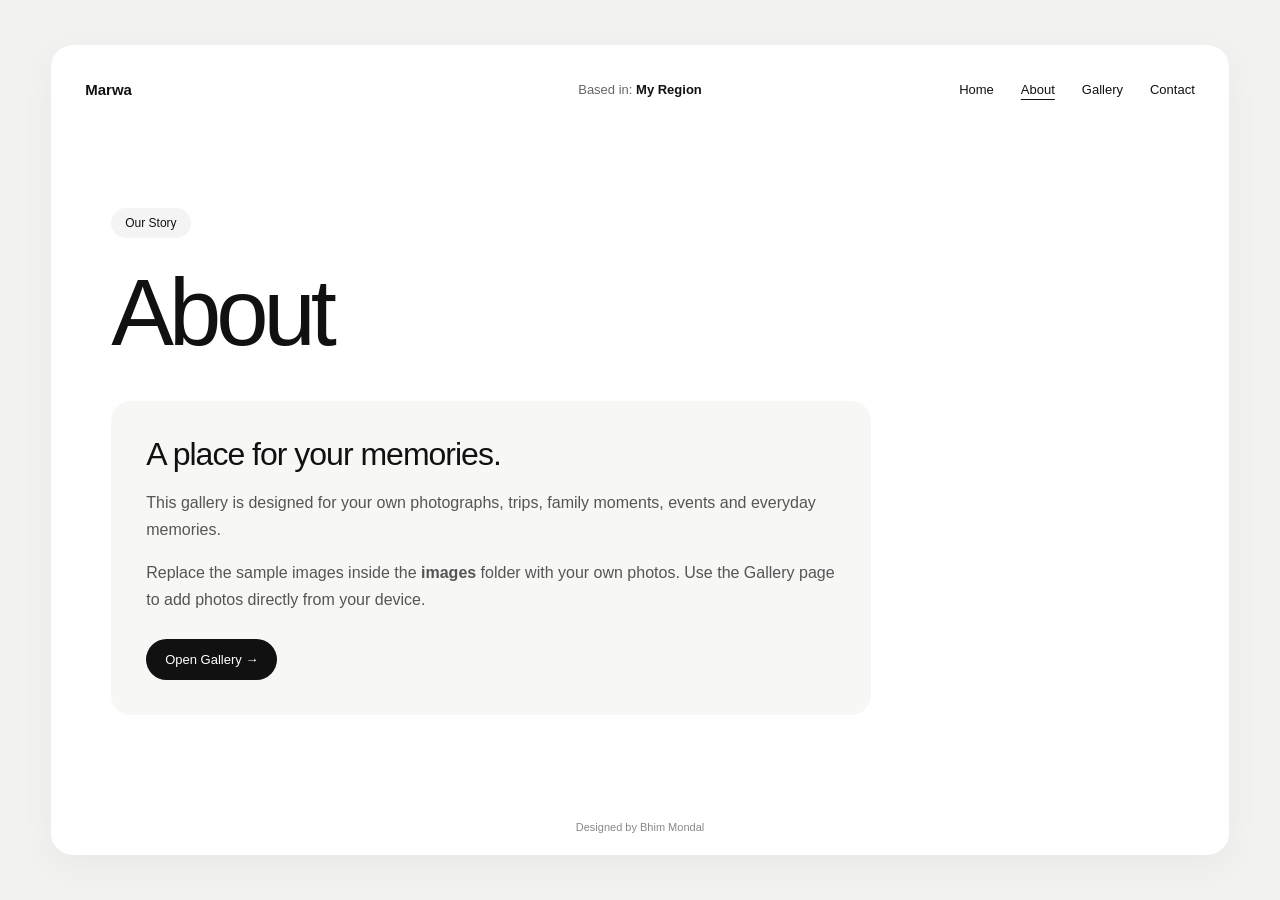
<file: about.html>
<!DOCTYPE html>
<html lang="en"><head><meta charset="UTF-8"><meta name="viewport" content="width=device-width,initial-scale=1"><title>About</title><link rel="stylesheet" href="style.css"></head>
<body><div class="page">
<header><a class="brand" href="index.html">Marwa</a><div class="based">Based in: <b>My Region</b></div><nav><a href="index.html">Home</a><a class="active" href="about.html">About</a><a href="gallery.html">Gallery</a><a href="contact.html">Contact</a></nav><button class="menu-btn"><span></span><span></span></button></header>
<main class="inner"><div class="eyebrow">Our Story</div><h1>About</h1><div class="content-card"><h2>A place for your memories.</h2><p>This gallery is designed for your own photographs, trips, family moments, events and everyday memories.</p><p>Replace the sample images inside the <b>images</b> folder with your own photos. Use the Gallery page to add photos directly from your device.</p><a class="button" href="gallery.html">Open Gallery →</a></div></main>
<footer>Designed by Bhim Mondal</footer></div><script src="script.js"></script></body></html>
</file>
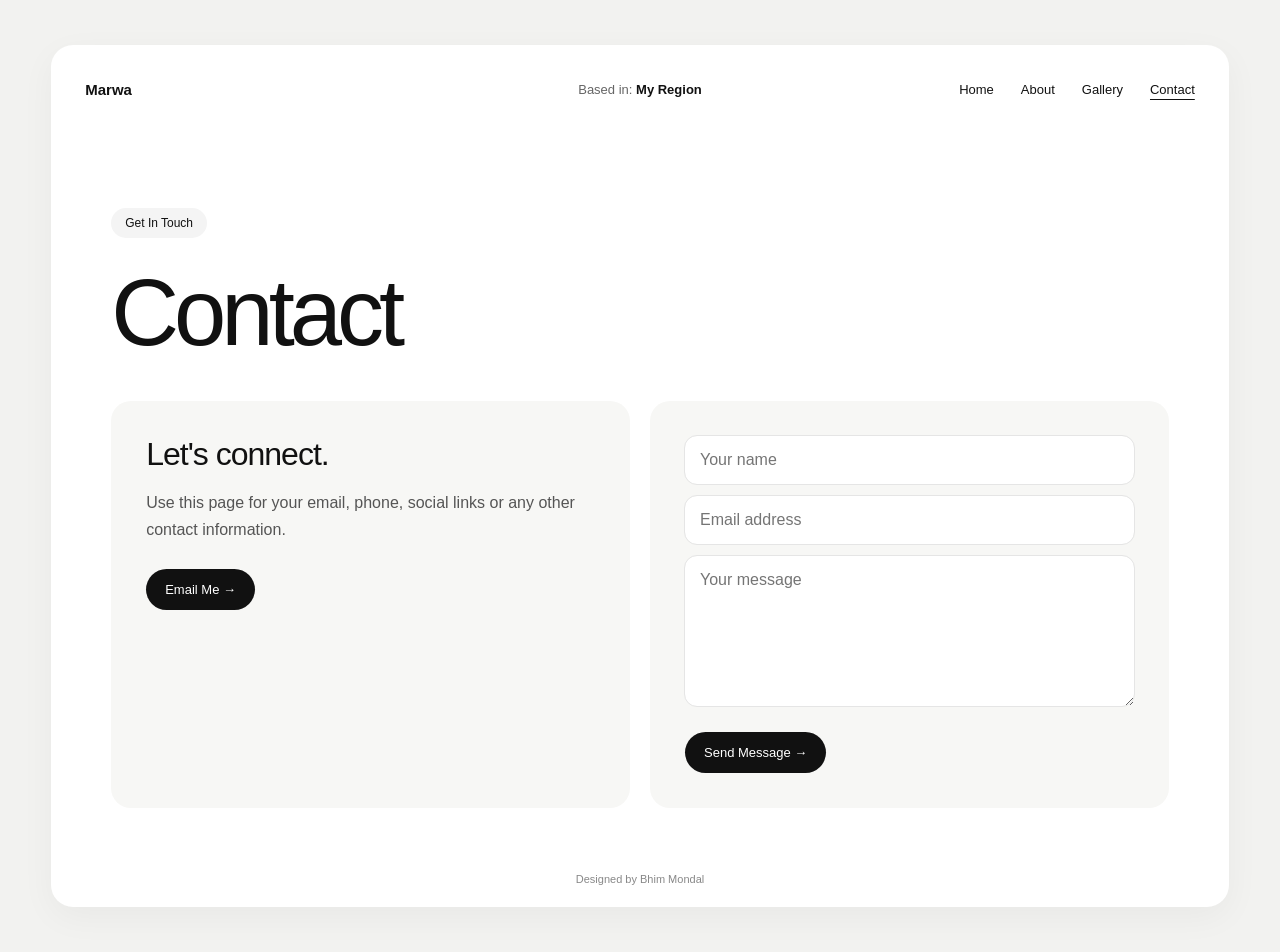
<file: contact.html>
<!DOCTYPE html>
<html lang="en"><head><meta charset="UTF-8"><meta name="viewport" content="width=device-width,initial-scale=1"><title>Contact</title><link rel="stylesheet" href="style.css"></head>
<body><div class="page">
<header><a class="brand" href="index.html">Marwa</a><div class="based">Based in: <b>My Region</b></div><nav><a href="index.html">Home</a><a href="about.html">About</a><a href="gallery.html">Gallery</a><a class="active" href="contact.html">Contact</a></nav><button class="menu-btn"><span></span><span></span></button></header>
<main class="inner"><div class="eyebrow">Get In Touch</div><h1>Contact</h1><div class="contact-grid"><div class="content-card"><h2>Let's connect.</h2><p>Use this page for your email, phone, social links or any other contact information.</p><a class="button" href="mailto:your@email.com">Email Me →</a></div><form class="content-card" onsubmit="event.preventDefault(); alert('Thank you! Your message is ready to send.');"><input required placeholder="Your name"><input required type="email" placeholder="Email address"><textarea required placeholder="Your message"></textarea><button class="button" type="submit">Send Message →</button></form></div></main>
<footer>Designed by Bhim Mondal</footer></div><script src="script.js"></script></body></html>
</file>
<file: style.css>
*{box-sizing:border-box}html{scroll-behavior:smooth}body{margin:0;background:#f2f2f0;color:#111;font-family:Arial,Helvetica,sans-serif}.page{width:min(92vw,1280px);margin:5vh auto;background:#fff;border-radius:22px;min-height:90vh;overflow:hidden;box-shadow:0 10px 35px #0000000b;display:flex;flex-direction:column}header{height:88px;display:flex;align-items:center;padding:0 34px;gap:25px}.brand{font-size:15px;text-decoration:none;color:#111;font-weight:600}.based{position:absolute;left:50%;transform:translateX(-50%);font-size:13px;color:#666}.based b{color:#111}nav{margin-left:auto;display:flex;gap:27px}nav a{color:#111;text-decoration:none;font-size:13px}nav a:hover,nav a.active{text-decoration:underline;text-underline-offset:5px}.menu-btn{width:30px;height:30px;border:0;background:transparent;display:grid;align-content:center;gap:6px;padding:0;margin-left:8px;cursor:pointer}.menu-btn span{height:1.5px;width:26px;background:#111;display:block}.home{padding:80px 34px 45px}.eyebrow{display:inline-block;background:#f4f4f4;border-radius:20px;padding:8px 14px;font-size:12px;margin:0 0 28px}.hero-title{display:flex;align-items:flex-end;justify-content:space-between;margin:0 60px 48px}.hero-title h1,.inner h1{font-size:clamp(58px,8vw,94px);font-weight:400;letter-spacing:-5px;line-height:.9;margin:0}.hero-title p{font-size:14px;line-height:1.35;color:#333;margin:0 0 5px;text-align:left}.mosaic{display:grid;grid-template-columns:1.2fr 1fr 1fr;grid-auto-rows:180px;gap:7px}.tile{overflow:hidden;border-radius:16px;display:block;min-height:0;background:#eee}.tile img{width:100%;height:100%;object-fit:cover;display:block;transition:transform .45s ease}.tile:hover img{transform:scale(1.035)}.tile.big{grid-column:span 2;grid-row:span 2}.tile.tall{grid-row:span 2}.tile.wide{grid-column:span 2}.inner{padding:75px 60px 65px;flex:1}.inner h1{margin:5px 0 45px}.content-card{background:#f7f7f5;border-radius:20px;padding:35px;max-width:760px}.content-card h2{font-size:32px;font-weight:400;margin:0 0 15px;letter-spacing:-1px}.content-card p{font-size:16px;line-height:1.7;color:#555}.button{display:inline-flex;align-items:center;justify-content:center;border:0;border-radius:30px;background:#111;color:#fff;padding:13px 19px;text-decoration:none;font-size:13px;cursor:pointer;margin-top:10px}.button.secondary{background:#eee;color:#111;margin-left:6px}.gallery-head{display:flex;justify-content:space-between;align-items:end;margin-bottom:8px}.gallery-head h1{margin:0}.hint{color:#777;font-size:13px;margin:0 0 28px}.gallery-grid{grid-template-columns:repeat(3,1fr);grid-auto-rows:230px}.gallery-grid .tile.big{grid-column:span 2}.contact-grid{display:grid;grid-template-columns:1fr 1fr;gap:20px}.contact-grid .content-card{max-width:none}input,textarea{width:100%;border:0;background:#fff;border-radius:12px;padding:15px;margin-bottom:12px;font:inherit;outline:1px solid #e5e5e5}textarea{height:150px;resize:vertical}footer{text-align:center;font-size:11px;color:#888;padding:0 20px 22px}.upload{margin:0}.menu-btn{display:none}@media(max-width:800px){.page{width:96vw;margin:2vh auto;border-radius:17px}.based{display:none}header{height:70px;padding:0 20px}.menu-btn{display:grid}nav{display:none;position:absolute;top:60px;right:5vw;background:#fff;padding:18px;border-radius:15px;box-shadow:0 10px 30px #0002;z-index:20;flex-direction:column;gap:16px}nav.open{display:flex}.home{padding:55px 20px 30px}.hero-title{display:block;margin:0 0 30px}.hero-title h1{font-size:58px;margin-bottom:25px}.mosaic{grid-template-columns:1fr 1fr;grid-auto-rows:150px}.tile.big{grid-column:span 2}.tile.wide{grid-column:span 2}.inner{padding:55px 20px 40px}.inner h1{font-size:58px;letter-spacing:-3px}.gallery-head{display:block}.gallery-head h1{margin-bottom:25px}.gallery-grid{grid-template-columns:1fr 1fr;grid-auto-rows:170px}.gallery-grid .tile.big{grid-column:span 2}.contact-grid{grid-template-columns:1fr}.content-card{padding:25px}.button{font-size:12px;padding:12px 15px}}@media(max-width:430px){.mosaic{grid-template-columns:1fr;grid-auto-rows:210px}.tile.big,.tile.wide{grid-column:span 1}.tile.tall{grid-row:span 1}.gallery-grid{grid-template-columns:1fr}.gallery-grid .tile.big{grid-column:span 1}.gallery-grid .tile.tall{grid-row:span 1}.hero-title h1{font-size:49px}}
</file>
